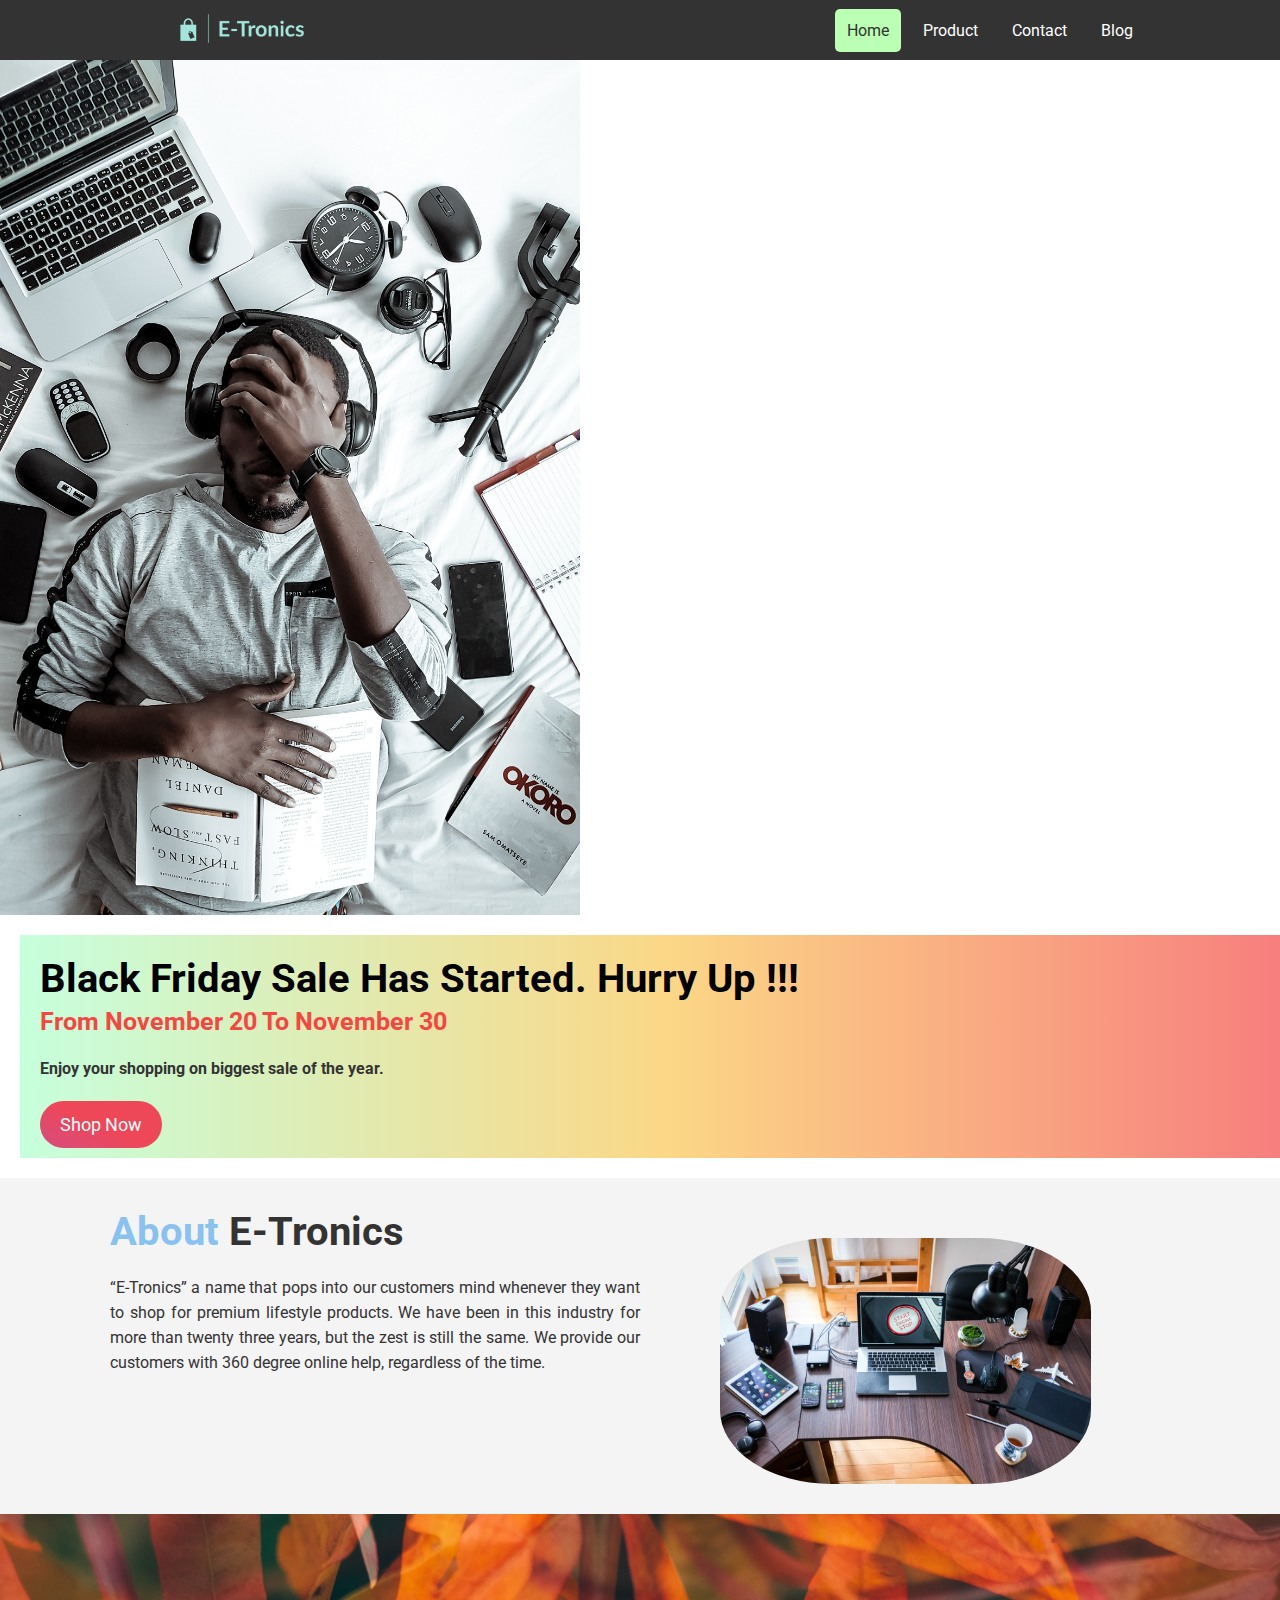
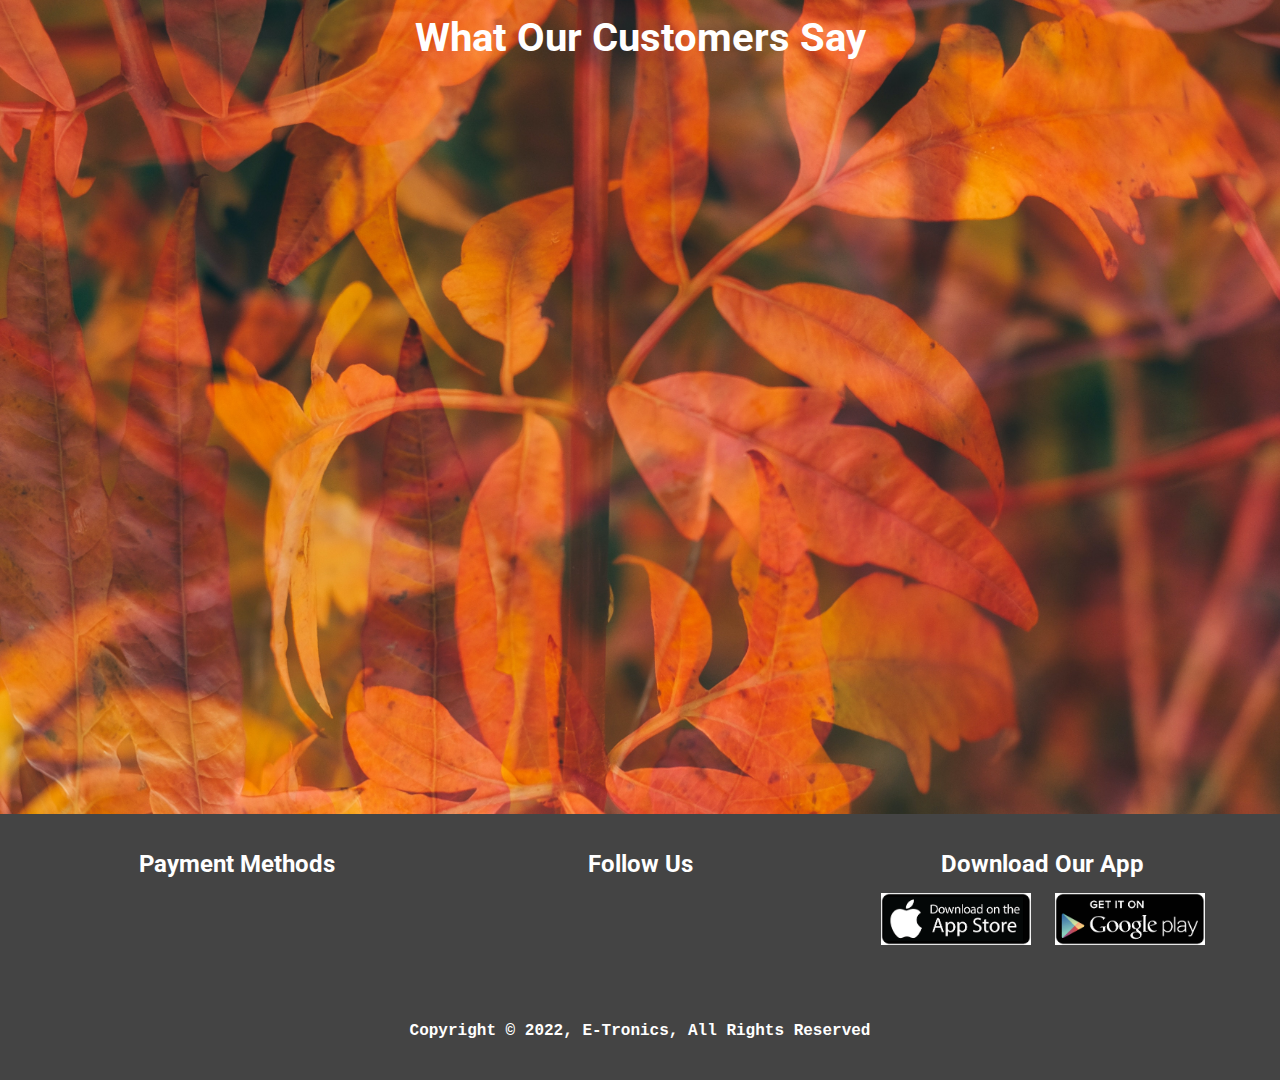
<file: index.html>
<!DOCTYPE html>
<html lang="en">

<head>
    <meta charset="UTF-8">
    <meta http-equiv="X-UA-Compatible" content="IE=edge">
    <meta name="viewport" content="width=device-width, initial-scale=1.0">
    <link rel="stylesheet" href="https://use.fontawesome.com/releases/v5.15.4/css/all.css"
        integrity="sha384-DyZ88mC6Up2uqS4h/KRgHuoeGwBcD4Ng9SiP4dIRy0EXTlnuz47vAwmeGwVChigm" crossorigin="anonymous">
    <link rel="stylesheet" href="./css/style.css">
    <title>E-Tronics | Home</title>
</head>

<body>
    <!-- Navbar -->
    <nav id="navbar">
        <div class="logo">
            <img src="./img/logo/E-Tronics.png" alt="Logo" width="175px">
        </div>
        <ul>
            <li><a class="current" href="./index.html">Home</a></li>
            <li><a href="./product.html">Product</a></li>
            <li><a href="./contact.html">Contact</a></li>
            <li><a href="./blog.html">Blog</a></li>
        </ul>
    </nav>

    <!-- Showcase -->
    <header id="showcase">
        <div class="showcase-text">
            <img src="./img/index/showcase/showcase logo.png" alt="Showcase Logo">
            <h1>Providing you the genuine products at resonable price</h1>
            <a href="./product.html" class="btn">Shop now</a>
        </div>
        <div class="showcase-img">
        </div>
    </header>

    <!-- Ad -->
    <section id="ad">
        <div class="ad-container">
            <div class="sale">
                <h2 class="l-heading">Black Friday Sale Has Started. Hurry Up !!!</h2>
                <h3>From November 20 To November 30</h3>
                <p>Enjoy your shopping on biggest sale of the year.</p>
                <a href="./product.html" class="btn ad-btn"
                    style="border-radius: 30px; background: linear-gradient(25deg,#d64c7f,#ee4758 50%);">Shop Now</a>
            </div>
        </div>
    </section>

    <!-- About Info -->
    <section id="about-info">
        <div class="container">
            <div class="info">
                <h1 class="l-heading"><span class="text-secondary">About</span> E-Tronics</h1>
                <p>“E-Tronics” a name that pops into our customers mind whenever they want to shop for premium lifestyle
                    products. We have been in this industry for more than twenty three years, but the zest is still the
                    same. We provide our customers with 360 degree online help, regardless of the time.</p>
            </div>
            <div class="about-img">
                <img src="./img/index/about/photo.jpg" alt="Hotel">
            </div>
        </div>
    </section>


    <!-- Testimonials -->
    <section id="testimonials" class="py-3">
        <div class="container">
            <h2 class="l-heading">What Our Customers Say</h2>
            <div class="testimonial bg-primary">
                <img src="./img/index/about/testimonials/person-1.jpg" alt="Person1">
                <p>I have purchased different products over the years from etronics.com and they have also been prompt
                    to get my orders shipped. I recently bought an Apple Watch and it was shipped within days of
                    purchase. I will for sure purchase there again!</p>
            </div>
            <div class="testimonial bg-primary">
                <img src="./img/index/about/testimonials/person-2.jpg" alt="Person2">
                <p>Etronics.com is trustworthy and offers gadgets at very reasonable prices.</p>
            </div>
            <div class="testimonial bg-primary">
                <img src="./img/index/about/testimonials/person-3.jpg" alt="Person2" style="width: 150px;
                height: 150px;">
                <p>Love this website, they offer some fantastic gadgets deals that NO other retailer can even get close
                    to matching!</p>
            </div>
        </div>
    </section>




    <!-- Footer -->
    <footer id="footer">
        <div class="icons">
            <div class="payment-methods">
                <h2>Payment Methods</h2>
                <div class="pay-icons">
                    <i class="far fa-money-bill-alt fa-3x"></i>
                    <i class="fab fa-cc-paypal fa-3x"></i>
                    <i class="fab fa-cc-visa fa-3x"></i>
                    <i class="fab fa-cc-mastercard fa-3x"></i>
                </div>
            </div>
            <div class="follow-us">
                <h2>Follow Us</h2>
                <div class="follow-icons">
                    <i class="fab fa-facebook fa-3x"></i>
                    <i class="fab fa-instagram fa-3x"></i>
                    <i class="fab fa-twitter fa-3x"></i>
                    <i class="fab fa-youtube fa-3x"></i>
                </div>
            </div>
            <div class="download-app">
                <h2>Download Our App</h2>
                <div class="app-icons">
                    <img src="./img/footer/app-store.png" alt="Download our app">
                    <img src="./img/footer/play-store.png" alt="Download our app">
                </div>
            </div>
        </div>
        <p>Copyright &copy; 2022, E-Tronics, All Rights Reserved</p>
    </footer>

    <script src="./js/script.js"></script>
</body>

</html>
</file>
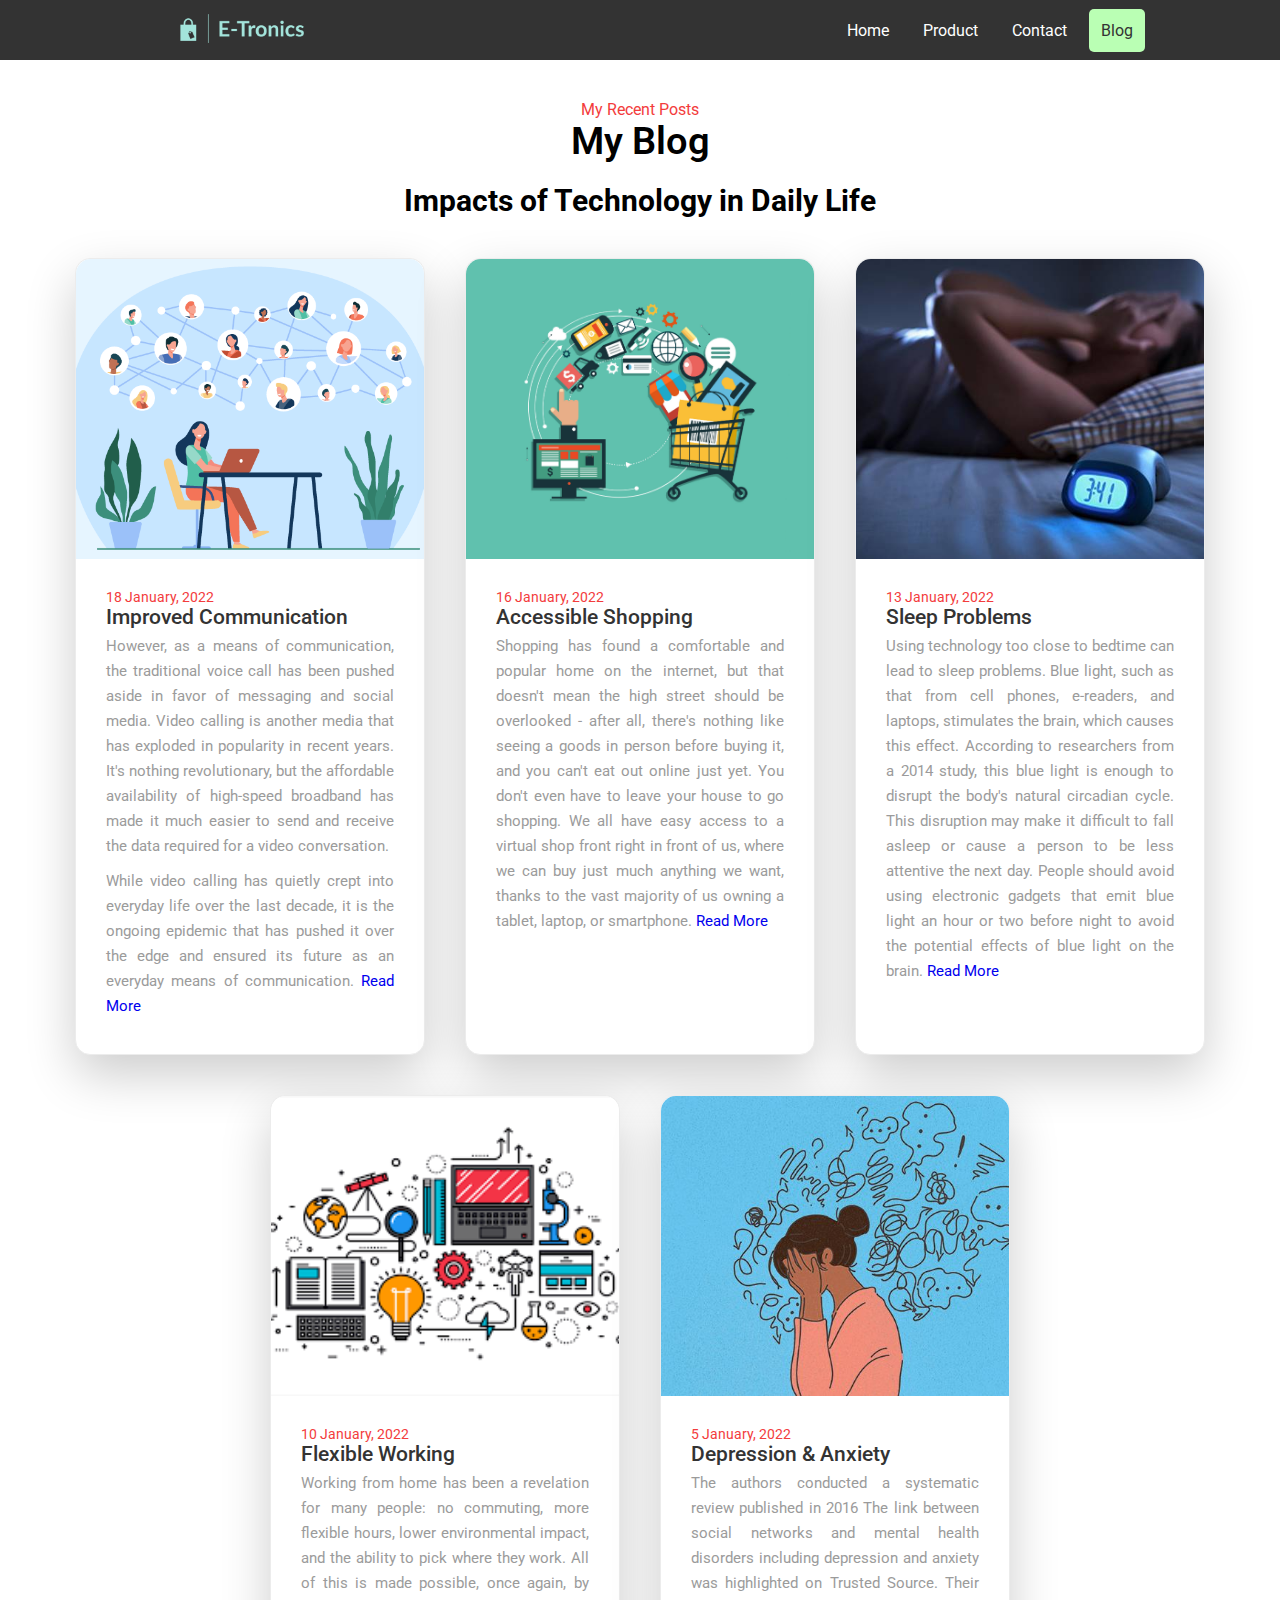
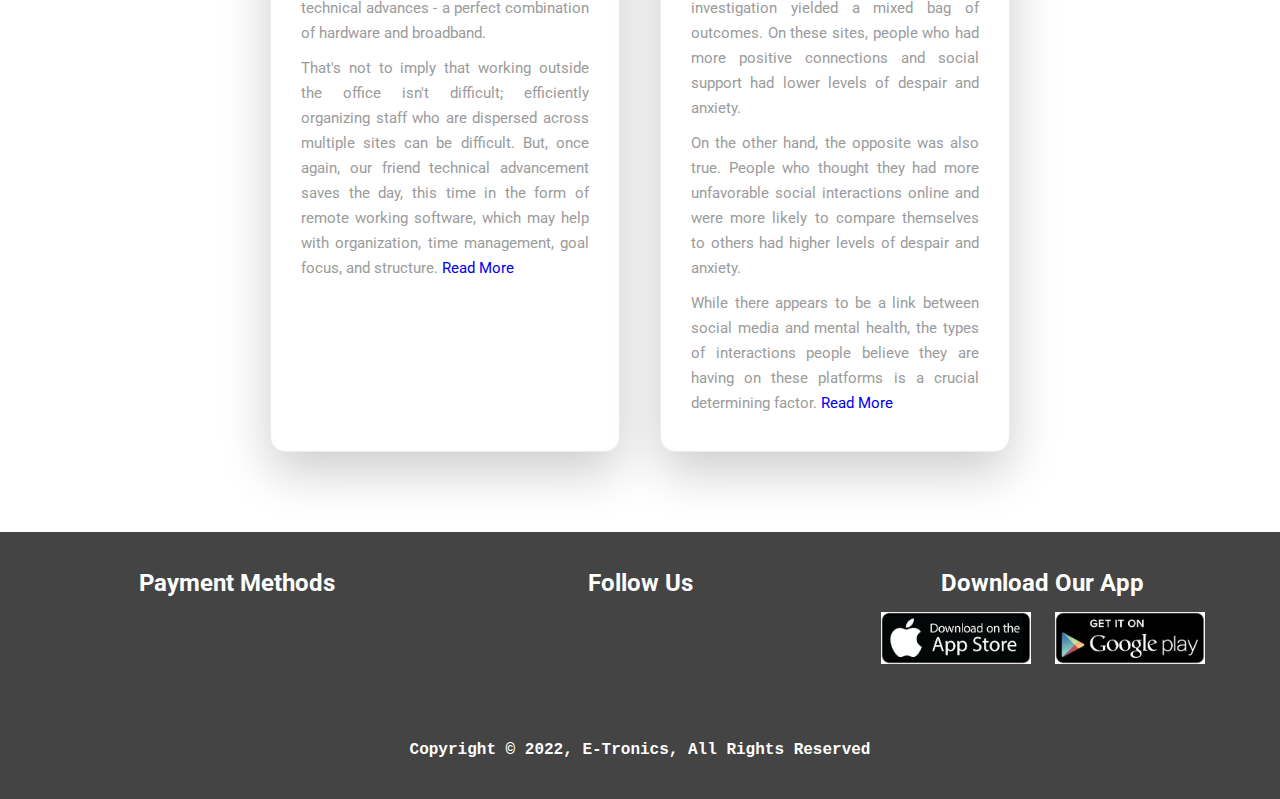
<file: blog.html>
<!DOCTYPE html>
<html lang="en">

<head>
    <meta charset="UTF-8">
    <meta http-equiv="X-UA-Compatible" content="IE=edge">
    <meta name="viewport" content="width=device-width, initial-scale=1.0">
    <link rel="stylesheet" href="https://use.fontawesome.com/releases/v5.15.4/css/all.css"
        integrity="sha384-DyZ88mC6Up2uqS4h/KRgHuoeGwBcD4Ng9SiP4dIRy0EXTlnuz47vAwmeGwVChigm" crossorigin="anonymous">
    <link rel="stylesheet" href="./css/style.css">
    <title>E-Tronics | Blog</title>
</head>

<body>
    <!-- Navbar -->
    <nav id="navbar">
        <div class="logo">
            <img src="./img/logo/E-Tronics.png" alt="Logo" width="175px">
        </div>
        <ul>
            <li><a href="./index.html">Home</a></li>
            <li><a href="./product.html">Product</a></li>
            <li><a href="./contact.html">Contact</a></li>
            <li><a class="current" href="./blog.html">Blog</a></li>
        </ul>
    </nav>

    <!-- Blog -->
    <section id="blog">
        <div class="blog-heading">
            <span>My Recent Posts</span>
            <h1>My Blog</h1>
            <h2 style="margin-top: 20px; font-size: 30px">Impacts of Technology in Daily Life</h2>
        </div>
        <div class="blog-container">
            <div class="blog-box">
                <div class="blog-img">
                    <img src="./img/blog/blog1.png" alt="Blog 1">
                </div>
                <div class="blog-text">
                    <span>18 January, 2022</span>
                    <a href="#" class="blog-title">Improved Communication</a>
                    <p>However, as a means of communication, the traditional voice call has been pushed aside in favor
                        of messaging and social media. Video calling is another media that has exploded in popularity in
                        recent years. It's nothing revolutionary, but the affordable availability of high-speed
                        broadband has made it much easier to send and receive the data required for a video
                        conversation.</p>
                    <p> While video calling has quietly crept into everyday life over the last decade, it is the ongoing
                        epidemic that has pushed it over the edge and ensured its future as an everyday means of
                        communication. <a href="https://tech.co/vpn/main-ways-technology-impacts-daily-life">Read
                            More</a></p>
                </div>
            </div>
            <div class="blog-box">
                <div class="blog-img">
                    <img src="./img/blog/blog2.png" alt="Blog 2">
                </div>
                <div class="blog-text">
                    <span>16 January, 2022</span>
                    <a href="#" class="blog-title">Accessible Shopping</a>
                    <p>Shopping has found a comfortable and popular home on the internet, but that doesn't mean the high
                        street should be overlooked - after all, there's nothing like seeing a goods in person before
                        buying it, and you can't eat out online just yet. You don't even have to leave your house to go
                        shopping. We all have easy access to a virtual shop front right in front of us, where we can buy
                        just much anything we want, thanks to the vast majority of us owning a tablet, laptop, or
                        smartphone. <a href="https://tech.co/vpn/main-ways-technology-impacts-daily-life">Read
                            More</a></p>
                </div>
            </div>
            <div class="blog-box">
                <div class="blog-img">
                    <img src="./img/blog/blog3.jpg" alt="Blog 3">
                </div>
                <div class="blog-text">
                    <span>13 January, 2022</span>
                    <a href="#" class="blog-title">Sleep Problems</a>
                    <p>Using technology too close to bedtime can lead to sleep problems. Blue light, such as that from
                        cell phones, e-readers, and laptops, stimulates the brain, which causes this effect.

                        According to researchers from a 2014 study, this blue light is enough to disrupt the body's
                        natural circadian cycle. This disruption may make it difficult to fall asleep or cause a person
                        to be less attentive the next day.

                        People should avoid using electronic gadgets that emit blue light an hour or two before night to
                        avoid the potential effects of blue light on the brain. <a
                            href="https://www.medicalnewstoday.com/articles/negative-effects-of-technology#psychological-effects">Read
                            More</a></p>
                </div>
            </div>
            <div class="blog-box">
                <div class="blog-img">
                    <img src="./img/blog/blog4.png" alt="Blog 4">
                </div>
                <div class="blog-text">
                    <span>10 January, 2022</span>
                    <a href="#" class="blog-title">Flexible Working</a>
                    <p>Working from home has been a revelation for many people: no commuting, more flexible hours, lower
                        environmental impact, and the ability to pick where they work. All of this is made possible,
                        once again, by technical advances - a perfect combination of hardware and broadband.</p>

                    <p>That's not to imply that working outside the office isn't difficult; efficiently organizing
                        staff who are dispersed across multiple sites can be difficult. But, once again, our friend
                        technical advancement saves the day, this time in the form of remote working software, which may
                        help with organization, time management, goal focus, and structure. <a
                            href="https://tech.co/vpn/main-ways-technology-impacts-daily-life">Read
                            More</a></p>
                </div>
            </div>
            <div class="blog-box">
                <div class="blog-img">
                    <img src="./img/blog/blog5.jpg" alt="Blog 5">
                </div>
                <div class="blog-text">
                    <span>5 January, 2022</span>
                    <a href="#" class="blog-title">Depression & Anxiety</a>
                    <p>The authors conducted a systematic review published in 2016 The link between social networks and
                        mental health disorders including depression and anxiety was highlighted on Trusted
                        Source. Their investigation yielded a mixed bag of outcomes. On these sites, people who had more
                        positive connections and social support had lower levels of despair and anxiety.</p>

                    <p>On the other hand, the opposite was also true. People who thought they had more unfavorable
                        social interactions online and were more likely to compare themselves to others had higher
                        levels of despair and anxiety.</p>

                    <p>While there appears to be a link between social media and mental health, the types of
                        interactions people believe they are having on these platforms is a crucial determining factor.
                        <a
                            href="https://www.medicalnewstoday.com/articles/negative-effects-of-technology#psychological-effects">Read
                            More</a></p>
                </div>
            </div>
        </div>
    </section>

    <!-- Footer -->
    <footer id="footer">
        <div class="icons">
            <div class="payment-methods">
                <h2>Payment Methods</h2>
                <div class="pay-icons">
                    <i class="far fa-money-bill-alt fa-3x"></i>
                    <i class="fab fa-cc-paypal fa-3x"></i>
                    <i class="fab fa-cc-visa fa-3x"></i>
                    <i class="fab fa-cc-mastercard fa-3x"></i>
                </div>
            </div>
            <div class="follow-us">
                <h2>Follow Us</h2>
                <div class="follow-icons">
                    <i class="fab fa-facebook fa-3x"></i>
                    <i class="fab fa-instagram fa-3x"></i>
                    <i class="fab fa-twitter fa-3x"></i>
                    <i class="fab fa-youtube fa-3x"></i>
                </div>
            </div>
            <div class="download-app">
                <h2>Download Our App</h2>
                <div class="app-icons">
                    <img src="./img/footer/app-store.png" alt="Download our app">
                    <img src="./img/footer/play-store.png" alt="Download our app">
                </div>
            </div>
        </div>
        <p>Copyright &copy; 2022, E-Tronics, All Rights Reserved</p>
    </footer>

    <script src="./js/script.js"></script>
</body>

</html>
</file>
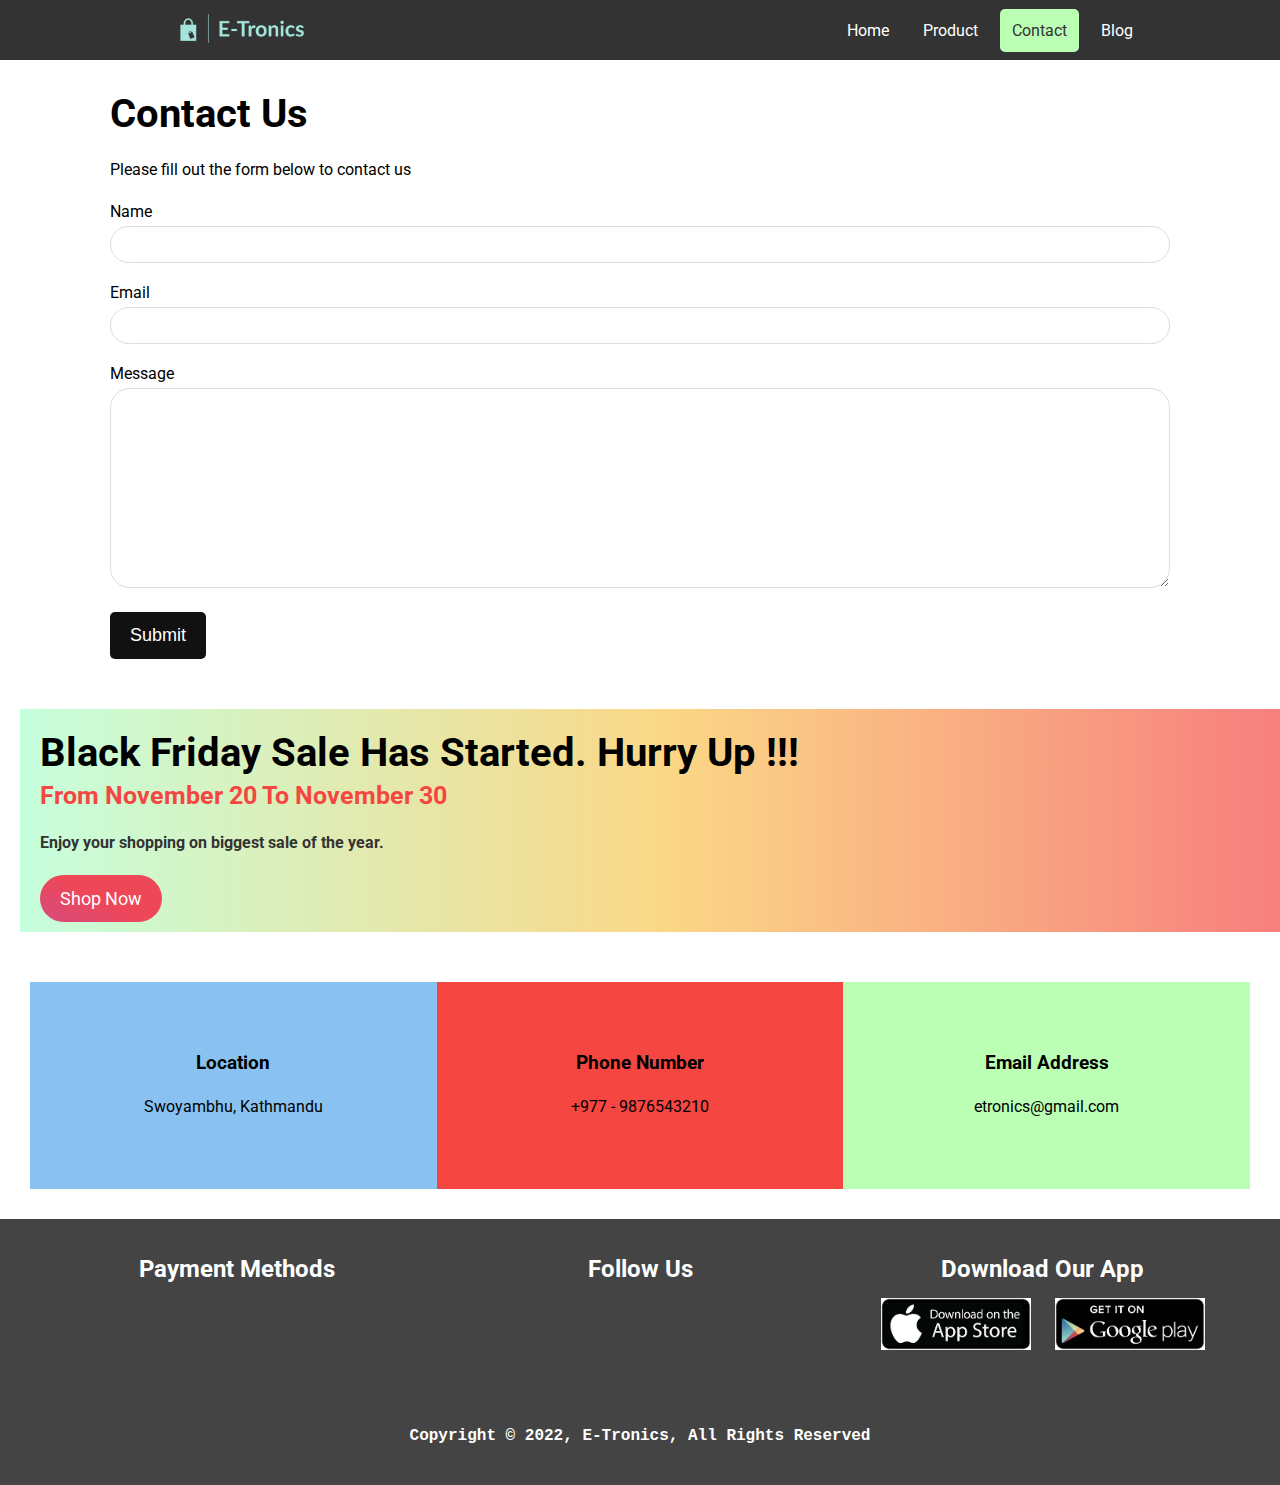
<file: contact.html>
<!DOCTYPE html>
<html lang="en">

<head>
    <meta charset="UTF-8">
    <meta http-equiv="X-UA-Compatible" content="IE=edge">
    <meta name="viewport" content="width=device-width, initial-scale=1.0">
    <link rel="stylesheet" href="https://use.fontawesome.com/releases/v5.15.4/css/all.css"
        integrity="sha384-DyZ88mC6Up2uqS4h/KRgHuoeGwBcD4Ng9SiP4dIRy0EXTlnuz47vAwmeGwVChigm" crossorigin="anonymous">
    <link rel="stylesheet" href="./css/style.css">
    <title>E-Tronics | Contact</title>
</head>

<body>
    <!-- Navbar -->
    <nav id="navbar">
        <div class="logo">
            <img src="./img/logo/E-Tronics.png" alt="Logo" width="175px">
        </div>
        <ul>
            <li><a href="./index.html">Home</a></li>
            <li><a href="./product.html">Product</a></li>
            <li><a class="current" href="./contact.html">Contact</a></li>
            <li><a href="./blog.html">Blog</a></li>
        </ul>
    </nav>

    <!-- Contact Form -->
    <section id="contact-form">
        <div class="container">
            <h1 class="l-heading">Contact Us</h1>
            <p>Please fill out the form below to contact us</p>
            <form name="form">
                <div class="form-group">
                    <label for="name">Name</label>
                    <input type="text" name="name" autocomplete="off" required>
                </div>
                <div class="form-group">
                    <label for="email">Email</label>
                    <input type="email" name="email" autocomplete="off" required>
                </div>
                <div class="form-group">
                    <label for="message">Message</label>
                    <textarea name="message" id="message"></textarea>
                </div>
                <button class="btn submit-btn" type="submit" onclick="validate()">Submit</button>
            </form>
        </div>
    </section>

    <!-- Ad -->
    <section id="ad">
        <div class="ad-container">
            <div class="sale">
                <h2 class="l-heading">Black Friday Sale Has Started. Hurry Up !!!</h2>
                <h3>From November 20 To November 30</h3>
                <p>Enjoy your shopping on biggest sale of the year.</p>
                <a href="./product.html" class="btn ad-btn"
                    style="border-radius: 30px; background: linear-gradient(25deg,#d64c7f,#ee4758 50%);">Shop Now</a>
            </div>
        </div>
    </section>

    <!-- Contact Info -->
    <section id="contact-info">
        <div class="flex-container">
            <div class="box">
                <i class="fas fa-map-marker-alt fa-3x"></i>
                <h3>Location</h3>
                <p>Swoyambhu, Kathmandu</p>
            </div>
            <div class="box">
                <i class="fas fa-phone fa-3x"></i>
                <h3>Phone Number</h3>
                <p>+977 - 9876543210</p>
            </div>
            <div class="box">
                <i class="fas fa-envelope fa-3x"></i>
                <h3>Email Address</h3>
                <p>etronics@gmail.com</p>
            </div>
        </div>
    </section>

    <!-- Footer -->
    <footer id="footer">
        <div class="icons">
            <div class="payment-methods">
                <h2>Payment Methods</h2>
                <div class="pay-icons">
                    <i class="far fa-money-bill-alt fa-3x"></i>
                    <i class="fab fa-cc-paypal fa-3x"></i>
                    <i class="fab fa-cc-visa fa-3x"></i>
                    <i class="fab fa-cc-mastercard fa-3x"></i>
                </div>
            </div>
            <div class="follow-us">
                <h2>Follow Us</h2>
                <div class="follow-icons">
                    <i class="fab fa-facebook fa-3x"></i>
                    <i class="fab fa-instagram fa-3x"></i>
                    <i class="fab fa-twitter fa-3x"></i>
                    <i class="fab fa-youtube fa-3x"></i>
                </div>
            </div>
            <div class="download-app">
                <h2>Download Our App</h2>
                <div class="app-icons">
                    <img src="./img/footer/app-store.png" alt="Download our app">
                    <img src="./img/footer/play-store.png" alt="Download our app">
                </div>
            </div>
        </div>
        <p>Copyright &copy; 2022, E-Tronics, All Rights Reserved</p>
    </footer>

    <script src="./js/script.js"></script>
</body>

</html>
</file>
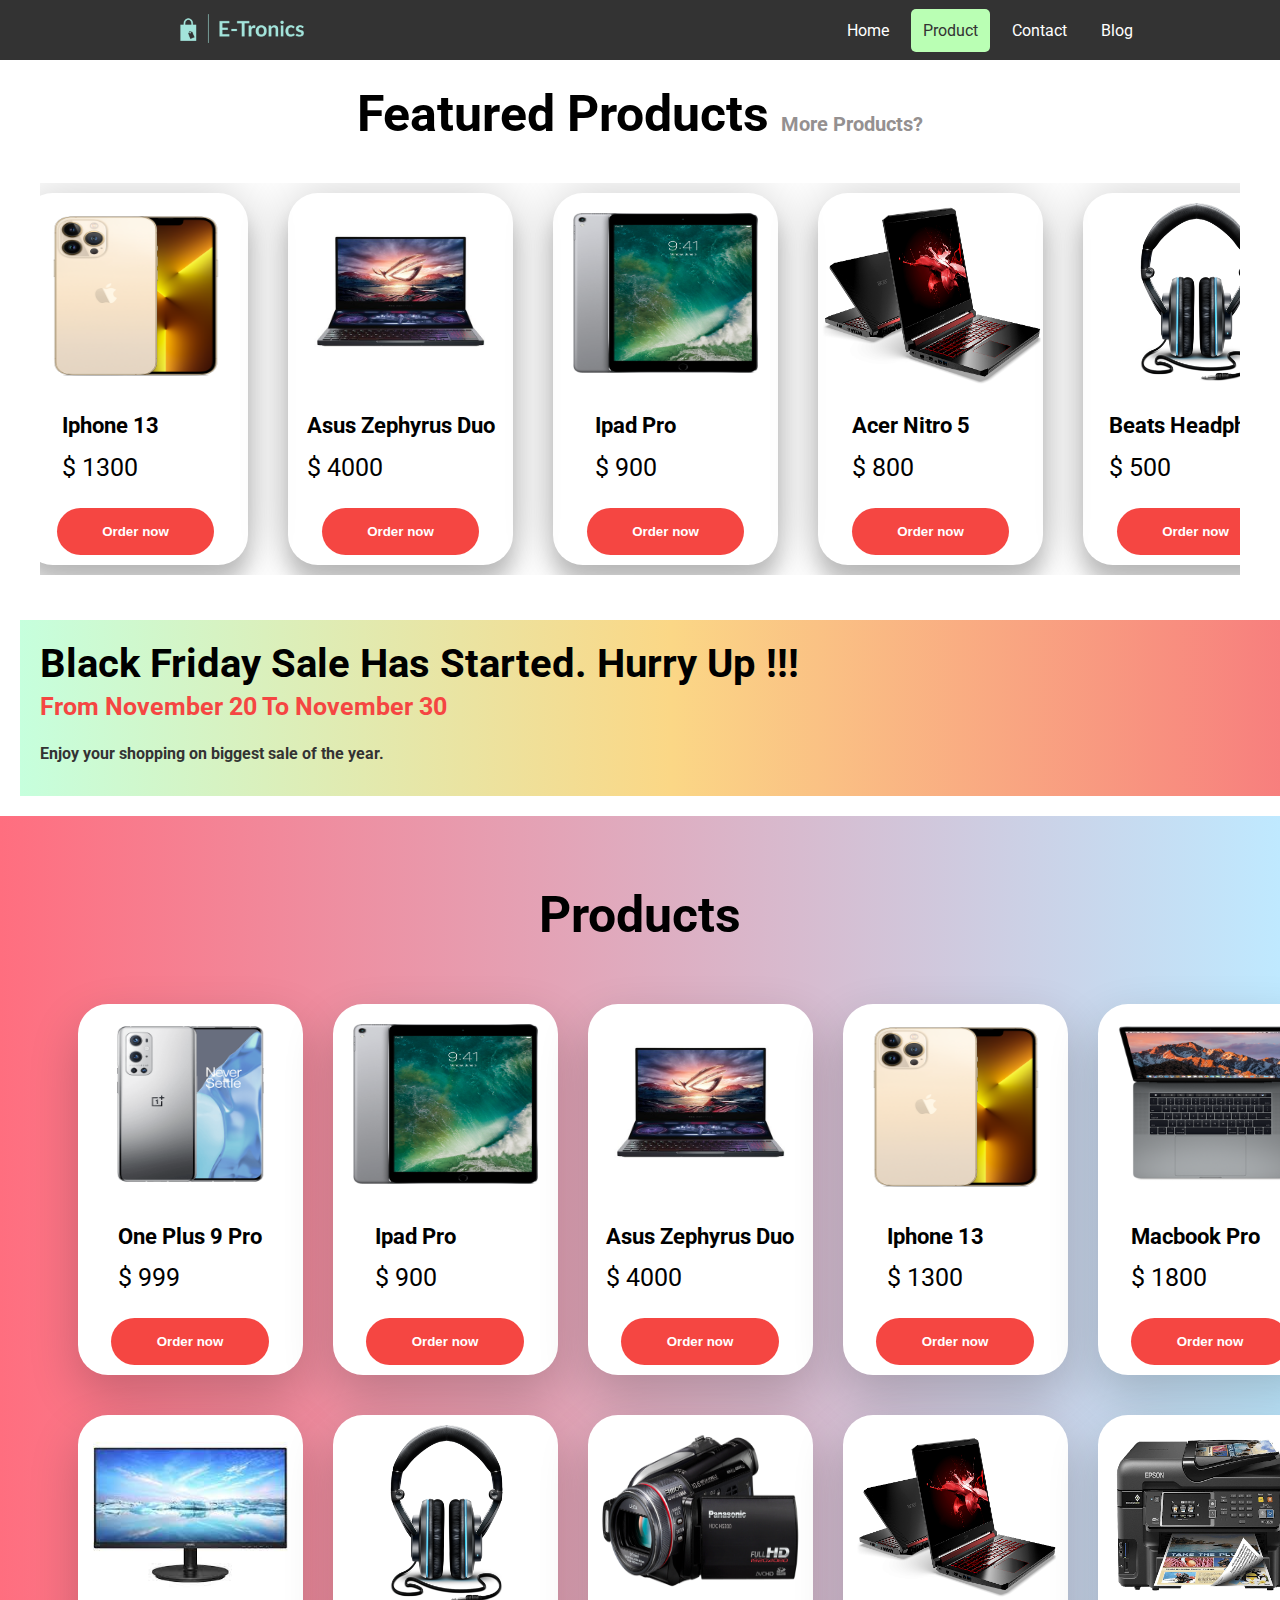
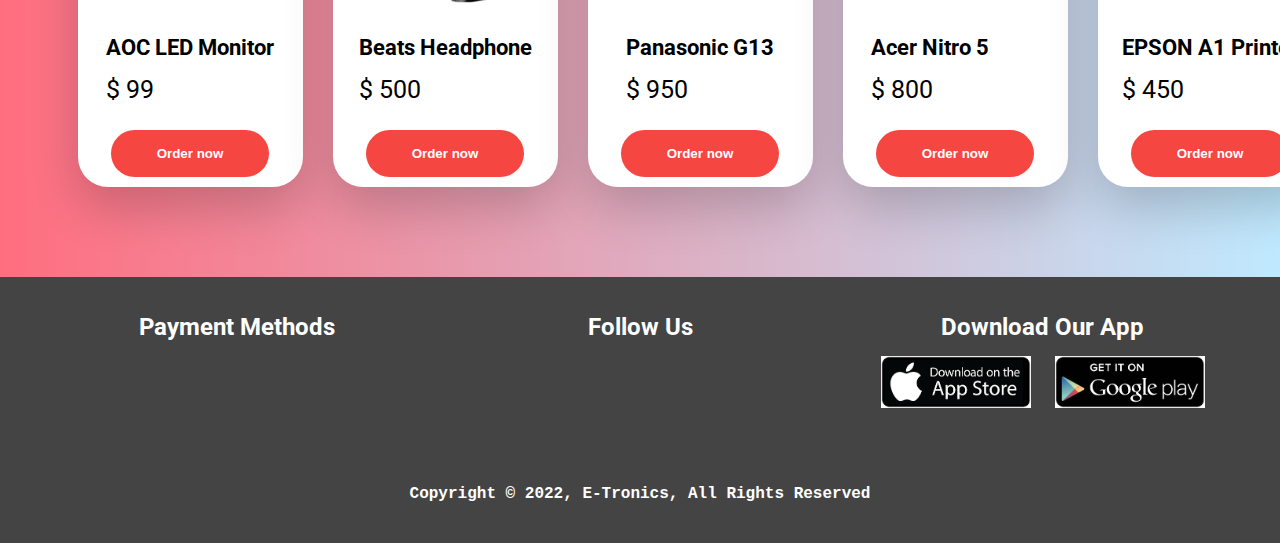
<file: product.html>
<!DOCTYPE html>
<html lang="en">

<head>
    <meta charset="UTF-8">
    <meta http-equiv="X-UA-Compatible" content="IE=edge">
    <meta name="viewport" content="width=device-width, initial-scale=1.0">
    <link rel="stylesheet" href="https://use.fontawesome.com/releases/v5.15.4/css/all.css"
        integrity="sha384-DyZ88mC6Up2uqS4h/KRgHuoeGwBcD4Ng9SiP4dIRy0EXTlnuz47vAwmeGwVChigm" crossorigin="anonymous">
    <link rel="stylesheet" href="./css/style.css">
    <title>E-Tronics | Product</title>
</head>

<body>
    <!-- Navbar -->
    <nav id="navbar">
        <div class="logo">
            <img src="./img/logo/E-Tronics.png" alt="Logo" width="175px">
        </div>
        <ul>
            <li><a href="./index.html">Home</a></li>
            <li><a class="current" href="./product.html">Product</a></li>
            <li><a href="./contact.html">Contact</a></li>
            <li><a href="./blog.html">Blog</a></li>
        </ul>
    </nav>

    <!--Featured Products -->
    <section id="products">
        <h1 style="text-align: center; font-size: 50px; margin-bottom: 40px;">Featured Products <a href="#main-products"
                style="font-size: 20px; color: rgb(148, 144, 144);">More
                Products?</a></h1>
        <div class="main-container">
            <i class="fas fa-chevron-left fa-3x" id="prev-btn" style="cursor: pointer;"></i>
            <div class="slide-container" id="slider">
                <div class="card">
                    <div class="card-image">
                        <img src="./img/products/product1.png" alt="Product 1">
                    </div>
                    <div class="card-text" style="margin-right: 50px;">
                        <h2>Iphone 13</h2>
                        <p>$ 1300</p>
                        <div class="rating">
                            <i class="fas fa-star"></i>
                            <i class="fas fa-star"></i>
                            <i class="fas fa-star"></i>
                            <i class="fas fa-star"></i>
                            <i class="fas fa-star-half-alt"></i>
                        </div>
                    </div>
                    <button type="submit" class="order-btn" onclick="order()">Order now</button>
                </div>
                <div class="card">
                    <div class="card-image">
                        <img src="./img/products/product2.jpg" alt="Product 2" style="padding: 10px">
                    </div>
                    <div class="card-text">
                        <h2>Asus Zephyrus Duo</h2>
                        <p>$ 4000</p>
                        <div class="rating">
                            <i class="fas fa-star"></i>
                            <i class="fas fa-star"></i>
                            <i class="fas fa-star"></i>
                            <i class="fas fa-star"></i>
                            <i class="fas fa-star"></i>
                        </div>
                    </div>
                    <button type="submit" class="order-btn" onclick="order()">Order now</button>
                </div>
                <div class="card">
                    <div class="card-image">
                        <img src="./img/products/product3.png" alt="Product 3" style="padding: 20px;">
                    </div>
                    <div class="card-text" style="margin-right: 60px;">
                        <h2>Ipad Pro</h2>
                        <p>$ 900</p>
                        <div class="rating">
                            <i class="fas fa-star"></i>
                            <i class="fas fa-star"></i>
                            <i class="fas fa-star"></i>
                            <i class="fas fa-star"></i>
                            <i class="fas fa-star-half-alt"></i>
                        </div>
                    </div>
                    <button type="submit" class="order-btn" onclick="order()">Order now</button>
                </div>
                <div class="card">
                    <div class="card-image">
                        <img src="./img/products/product4.png" alt="Product 4">
                    </div>
                    <div class="card-text" style="margin-right: 40px;">
                        <h2>Acer Nitro 5</h2>
                        <p>$ 800</p>
                        <div class="rating">
                            <i class="fas fa-star"></i>
                            <i class="fas fa-star"></i>
                            <i class="fas fa-star"></i>
                            <i class="fas fa-star"></i>
                            <i class="fas fa-star-half-alt"></i>
                        </div>
                    </div>
                    <button type="submit" class="order-btn" onclick="order()">Order now</button>
                </div>
                <div class="card">
                    <div class="card-image">
                        <img src="./img/products/product5.png" alt="Product 5">
                    </div>
                    <div class="card-text">
                        <h2>Beats Headphone</h2>
                        <p>$ 500</p>
                        <div class="rating">
                            <i class="fas fa-star"></i>
                            <i class="fas fa-star"></i>
                            <i class="fas fa-star"></i>
                            <i class="fas fa-star"></i>
                            <i class="far fa-star"></i>
                        </div>
                    </div>
                    <button type="submit" class="order-btn" onclick="order()">Order now</button>
                </div>
                <div class="card">
                    <div class="card-image">
                        <img src="./img/products/product6.png" alt="Product 6" style="padding: 20px;">
                    </div>
                    <div class="card-text" style="margin-right: 30px;">
                        <h2>Macbook Pro</h2>
                        <p>$ 1800</p>
                        <div class="rating">
                            <i class="fas fa-star"></i>
                            <i class="fas fa-star"></i>
                            <i class="fas fa-star"></i>
                            <i class="fas fa-star-half-alt"></i>
                            <i class="far fa-star"></i>
                        </div>
                    </div>
                    <button type="submit" class="order-btn" onclick="order()">Order now</button>
                </div>
                <div class="card">
                    <div class="card-image">
                        <img src="./img/products/product7.png" alt="Product 7">
                    </div>
                    <div class="card-text">
                        <h2>Panasonic G13</h2>
                        <p>$ 950</p>
                        <div class="rating">
                            <i class="fas fa-star"></i>
                            <i class="fas fa-star"></i>
                            <i class="fas fa-star"></i>
                            <i class="fas fa-star"></i>
                            <i class="far fa-star"></i>
                        </div>
                    </div>
                    <button type="submit" class="order-btn" onclick="order()">Order now</button>
                </div>
            </div>
            <i class="fas fa-chevron-right fa-3x" id="next-btn" style="cursor: pointer;"></i>
        </div>
    </section>

    <!-- Ad -->
    <section id="ad">
        <div class="ad-container">
            <div class="sale">
                <h2 class="l-heading">Black Friday Sale Has Started. Hurry Up !!!</h2>
                <h3>From November 20 To November 30</h3>
                <p>Enjoy your shopping on biggest sale of the year.</p>
            </div>
        </div>
    </section>

    <!--Main Products -->
    <section id="main-products">
        <h1 style="text-align: center; font-size: 50px; margin-bottom: 40px;">Products</h1>
        <div class="main-container">
            <div class="card">
                <div class="card-image">
                    <img src="./img/products/product10.png" alt="Product 1">
                </div>
                <div class="card-text">
                    <h2>One Plus 9 Pro</h2>
                    <p>$ 999</p>
                    <div class="rating">
                        <i class="fas fa-star"></i>
                        <i class="fas fa-star"></i>
                        <i class="fas fa-star"></i>
                        <i class="fas fa-star"></i>
                        <i class="fas fa-star"></i>
                    </div>
                </div>
                <button type="submit" class="order-btn" onclick="order()">Order now</button>
            </div>
            <div class="card">
                <div class="card-image">
                    <img src="./img/products/product3.png" alt="Product 2" style="padding: 20px;">
                </div>
                <div class="card-text" style="margin-right: 60px;">
                    <h2>Ipad Pro</h2>
                    <p>$ 900</p>
                    <div class="rating">
                        <i class="fas fa-star"></i>
                        <i class="fas fa-star"></i>
                        <i class="fas fa-star"></i>
                        <i class="fas fa-star"></i>
                        <i class="fas fa-star-half-alt"></i>
                    </div>
                </div>
                <button type="submit" class="order-btn" onclick="order()">Order now</button>
            </div>
            <div class="card">
                <div class="card-image">
                    <img src="./img/products/product2.jpg" alt="Product 3" style="padding: 10px">
                </div>
                <div class="card-text">
                    <h2>Asus Zephyrus Duo</h2>
                    <p>$ 4000</p>
                    <div class="rating">
                        <i class="fas fa-star"></i>
                        <i class="fas fa-star"></i>
                        <i class="fas fa-star"></i>
                        <i class="fas fa-star"></i>
                        <i class="fas fa-star"></i>
                    </div>
                </div>
                <button type="submit" class="order-btn" onclick="order()">Order now</button>
            </div>

            <div class="card">
                <div class="card-image">
                    <img src="./img/products/product1.png" alt="Product 4">
                </div>
                <div class="card-text" style="margin-right: 40px;">
                    <h2>Iphone 13</h2>
                    <p>$ 1300</p>
                    <div class="rating">
                        <i class="fas fa-star"></i>
                        <i class="fas fa-star"></i>
                        <i class="fas fa-star"></i>
                        <i class="fas fa-star"></i>
                        <i class="fas fa-star-half-alt"></i>
                    </div>
                </div>
                <button type="submit" class="order-btn" onclick="order()">Order now</button>
            </div>
            <div class="card">
                <div class="card-image">
                    <img src="./img/products/product6.png" alt="Product 5" style="padding: 20px;">
                </div>
                <div class="card-text" style="margin-right: 30px;">
                    <h2>Macbook Pro</h2>
                    <p>$ 1800</p>
                    <div class="rating">
                        <i class="fas fa-star"></i>
                        <i class="fas fa-star"></i>
                        <i class="fas fa-star"></i>
                        <i class="fas fa-star-half-alt"></i>
                        <i class="far fa-star"></i>
                    </div>
                </div>
                <button type="submit" class="order-btn" onclick="order()">Order now</button>
            </div>
            <div class="card">
                <div class="card-image">
                    <img src="./img/products/product9.jpg" alt="Product 6" style="padding: 15px;">
                </div>
                <div class="card-text">
                    <h2>AOC LED Monitor</h2>
                    <p>$ 99</p>
                    <div class="rating">
                        <i class="fas fa-star"></i>
                        <i class="fas fa-star"></i>
                        <i class="fas fa-star-half-alt"></i>
                        <i class="far fa-star"></i>
                        <i class="far fa-star"></i>
                    </div>
                </div>
                <button type="submit" class="order-btn" onclick="order()">Order now</button>
            </div>
            <div class="card">
                <div class="card-image">
                    <img src="./img/products/product5.png" alt="Product 7">
                </div>
                <div class="card-text">
                    <h2>Beats Headphone</h2>
                    <p>$ 500</p>
                    <div class="rating">
                        <i class="fas fa-star"></i>
                        <i class="fas fa-star"></i>
                        <i class="fas fa-star"></i>
                        <i class="fas fa-star"></i>
                        <i class="far fa-star"></i>
                    </div>
                </div>
                <button type="submit" class="order-btn" onclick="order()">Order now</button>
            </div>
            <div class="card">
                <div class="card-image">
                    <img src="./img/products/product7.png" alt="Product 8">
                </div>
                <div class="card-text">
                    <h2>Panasonic G13</h2>
                    <p>$ 950</p>
                    <div class="rating">
                        <i class="fas fa-star"></i>
                        <i class="fas fa-star"></i>
                        <i class="fas fa-star"></i>
                        <i class="fas fa-star"></i>
                        <i class="far fa-star"></i>
                    </div>
                </div>
                <button type="submit" class="order-btn" onclick="order()">Order now</button>
            </div>
            <div class="card">
                <div class="card-image">
                    <img src="./img/products/product4.png" alt="Product 9" style="padding: 10px;">
                </div>
                <div class="card-text" style="margin-right: 50px;">
                    <h2>Acer Nitro 5</h2>
                    <p>$ 800</p>
                    <div class="rating">
                        <i class="fas fa-star"></i>
                        <i class="fas fa-star"></i>
                        <i class="fas fa-star"></i>
                        <i class="fas fa-star"></i>
                        <i class="fas fa-star-half-alt"></i>
                    </div>
                </div>
                <button type="submit" class="order-btn" onclick="order()">Order now</button>
            </div>
            <div class="card">
                <div class="card-image">
                    <img src="./img/products/product8.png" alt="Product 10">
                </div>
                <div class="card-text">
                    <h2>EPSON A1 Printer</h2>
                    <p>$ 450</p>
                    <div class="rating">
                        <i class="fas fa-star"></i>
                        <i class="fas fa-star"></i>
                        <i class="fas fa-star-half-alt"></i>
                        <i class="far fa-star"></i>
                        <i class="far fa-star"></i>
                    </div>
                </div>
                <button type="submit" class="order-btn" onclick="order()">Order now</button>
            </div>
        </div>
    </section>

    <!-- Footer -->
    <footer id="footer">
        <div class="icons">
            <div class="payment-methods">
                <h2>Payment Methods</h2>
                <div class="pay-icons">
                    <i class="far fa-money-bill-alt fa-3x"></i>
                    <i class="fab fa-cc-paypal fa-3x"></i>
                    <i class="fab fa-cc-visa fa-3x"></i>
                    <i class="fab fa-cc-mastercard fa-3x"></i>
                </div>
            </div>
            <div class="follow-us">
                <h2>Follow Us</h2>
                <div class="follow-icons">
                    <i class="fab fa-facebook fa-3x"></i>
                    <i class="fab fa-instagram fa-3x"></i>
                    <i class="fab fa-twitter fa-3x"></i>
                    <i class="fab fa-youtube fa-3x"></i>
                </div>
            </div>
            <div class="download-app">
                <h2>Download Our App</h2>
                <div class="app-icons">
                    <img src="./img/footer/app-store.png" alt="Download our app">
                    <img src="./img/footer/play-store.png" alt="Download our app">
                </div>
            </div>
        </div>
        <p>Copyright &copy; 2022, E-Tronics, All Rights Reserved</p>
    </footer>

    <script src="./js/script.js"></script>
</body>

</html>
</file>
<file: css/style.css>
@import url("https://fonts.googleapis.com/css2?family=Roboto&display=swap");

* {
	margin: 0;
	padding: 0;
	box-sizing: border-box;
}

body {
	font-family: "Roboto", sans-serif;
}

a {
	text-decoration: none;
}

p {
	margin: 20px 0;
	line-height: 25px;
}

/* Utility CLasses */
.container {
	max-width: 1100px;
	margin: auto;
	padding: 0 20px;
}

.text-primary {
	color: #baffb4;
}

.text-secondary {
	color: #89c2f0;
}

.bg-primary {
	background: #baffb4;
	color: #333;
}

.l-heading {
	font-size: 40px;
}

.btn {
	display: inline-block;
	font-size: 18px;
	color: #fff;
	background: #111;
	padding: 13px 20px;
	border: none;
	cursor: pointer;
	border-radius: 5px;
}

.btn:hover {
	background: #555;
	color: #fff;
}

/* Navbar */
#navbar {
	display: flex;
	justify-content: space-between;
	align-items: center;
	background-color: #333;
	color: #fff;
	position: sticky;
	top: 0;
	z-index: 1;
	padding: 30px;
	height: 50px;
}

#navbar .logo {
	margin-left: 125px;
}

#navbar ul {
	list-style: none;
	display: flex;
	align-items: center;
	margin-right: 100px;
}

#navbar ul li a {
	color: #fff;
	padding: 12px;
	margin: 0 5px;
}

#navbar ul li a:hover,
#navbar ul li a.current {
	background-color: #baffb4;
	border-radius: 5px;
	color: #333;
}

/* Footer */
#footer {
	text-align: center;
	background-color: #444;
	color: #fff;
	padding: 16px;
}

#footer .icons {
	display: flex;
	justify-content: space-around;
	padding: 20px;
	margin-bottom: 50px;
}

#footer .icons .payment-methods {
	flex: 1;
}

#footer .icons .follow-us {
	flex: 1;
}

#footer .icons .download-app {
	flex: 1;
}

#footer .icons .payment-methods .pay-icons,
#footer .icons .follow-us .follow-icons,
#footer .icons .download-app .app-icons {
	margin-top: 15px;
}

#footer .icons .payment-methods .pay-icons i,
#footer .icons .follow-us .follow-icons i {
	margin: 0 5px;
	cursor: pointer;
}

#footer .icons .payment-methods .pay-icons i:hover,
#footer .icons .follow-us .follow-icons i:hover {
	color: #c2baba;
}

#footer .icons .download-app .app-icons img {
	width: 150px;
	margin: 0 10px;
	cursor: pointer;
}

#footer p {
	font-family: "Courier New", Courier, monospace;
	font-weight: bolder;
}

/* Home Page */
/* Showcase */
#showcase {
	display: flex;
	align-items: center;
}

.showcase-text {
	display: flex;
	flex-direction: column;
	align-items: center;
	text-align: center;
	flex-basis: 45%;
	padding: 10px 20px;
	margin-bottom: 40px;
}

.showcase-text img,
.showcase-text h1 {
	width: 50%;
	position: relative;
	top: 180px;
	animation: animate1 0.5s forwards 0.5s ease-in-out;
}

@keyframes animate1 {
	to {
		top: 0;
	}
}

.showcase-text .btn {
	margin-top: 20px;
}

.showcase-img {
	background: url("../img/index/showcase/showcase.jpg") no-repeat center
		center/cover;
	flex-basis: 55%;
	height: 95vh;
	position: relative;
	left: -700px;
	animation: animate3 0.7s forwards ease-in;
}

@keyframes animate3 {
	to {
		left: 0;
	}
}

/* Ad */
#ad {
	margin: 20px;
}

#ad .ad-container {
	width: 1300px;
	margin: 0 auto;
}

#ad .sale {
	background: linear-gradient(to right, #c6ffdd, #fbd786, #f7797d);
	padding: 20px 20px 10px 20px;
}

#ad .sale h3 {
	padding-top: 5px;
	font-size: 25px;
	color: #f54642;
}

#ad .sale p {
	color: #333;
	font-weight: bolder;
}

#ad .sale .ad-btn:hover {
	transform: scale(1.02);
	color: #333;
}

/* About Info */
#about-info {
	background: #f4f4f4;
	color: #333;
	padding: 30px 0;
}

#about-info .container {
	display: flex;
}

#about-info .info {
	flex-basis: 50%;
	text-align: justify;
}

#about-info .about-img {
	flex-basis: 50%;
	margin-top: 30px;
}

#about-info .about-img img {
	display: block;
	margin: auto;
	width: 70%;
	border-radius: 30%;
}

/* Testimonials */
#testimonials {
	height: 900px;
	background: url("../img/index/about/bg.jpg") no-repeat center center/cover;
	padding-top: 100px;
}

#testimonials h2 {
	color: #fff;
	text-align: center;
	padding-bottom: 20px;
}

#testimonials .testimonial {
	display: flex;
	padding: 20px;
	margin-bottom: 60px;
	border-radius: 5px;
	opacity: 0;
	visibility: hidden;
	transform: translate(-200px, 0);
	transition: all 0.5s ease-in-out;
}

#testimonials .testimonial img {
	width: 150px;
	margin-right: 20px;
	border-radius: 50%;
}

/* Show Testimonial */
#testimonials .testimonial.show {
	transform: none;
	visibility: visible;
	opacity: 1;
}

#testimonials .testimonial:hover {
	transform: scale(1.02);
	cursor: pointer;
}

/* Product Page */
/* Featured Products */
#products {
	padding: 25px 0;
}

#products .main-container {
	display: flex;
	justify-content: center;
	align-items: center;
}

#products .slide-container {
	width: 1200px;
	display: flex;
	justify-content: space-between;
	align-items: center;
	overflow-x: auto;
}

#products .slide-container::-webkit-scrollbar {
	height: 5px;
	width: 2px;
	border: 1px solid #d5d5d5;
	background: #d5d5d5;
}

#products .slide-container::-webkit-scrollbar-thumb {
	background: #f54642;
	outline: 1px solid #eee;
}

#prev-btn,
#next-btn {
	margin: 0 20px;
}

#products .card {
	display: flex;
	flex-direction: column;
	align-items: center;
	margin: 10px 20px;
	border-radius: 30px;
	box-shadow: 0 20px 20px rgba(0, 0, 0, 0.2), 0 0 50px rgba(0, 0, 0, 0.2);
	transition: 0.5s ease;
	cursor: pointer;
}

#products .card:hover {
	transform: scale(1.05);
	box-shadow: 5px 5px 15px rgba(0, 0, 0, 0.6);
}

#products .card .card-image img {
	width: 225px;
	height: 200px;
}

#products .card .card-text {
	padding: 20px 0px;
	line-height: 0.8;
	text-align: justify;
}

#products .card .card-text h2 {
	font-size: 22px;
	text-align: left;
}

#products .card .card-text p {
	font-size: 25px;
}

#products .card .card-text .rating {
	margin-bottom: 10px;
}

.order-btn {
	width: 70%;
	padding: 16px 30px;
	margin-top: -12px;
	margin-bottom: 10px;
	background: #f54642;
	color: #fff;
	border: none;
	cursor: pointer;
	border-radius: 30px;
	font-weight: bolder;
}

.order-btn:hover {
	background: #ee1d19;
	transform: scale(1.05);
}

/* Main Products */
#main-products {
	padding: 70px 0;
	background: linear-gradient(to right, #ff6e7f, #bfe9ff);
}

#main-products .main-container {
	width: 1400px;
	display: flex;
	margin: auto;
	align-items: center;
	justify-content: center;
	flex-wrap: wrap;
}

#main-products .card {
	display: flex;
	flex-direction: column;
	align-items: center;
	margin: 20px 15px;
	border-radius: 30px;
	box-shadow: 0 20px 50px rgba(0, 0, 0, 0.2);
	transition: 0.5s ease;
	cursor: pointer;
	background: #fff;
}

#main-products .card:hover {
	transform: scale(1.05);
	box-shadow: 5px 5px 15px rgba(0, 0, 0, 0.6);
}

#main-products .card .card-image img {
	width: 225px;
	height: 200px;
}

#main-products .card .card-text {
	padding: 20px 0px;
	line-height: 0.8;
	text-align: justify;
}

#main-products .card .card-text h2 {
	font-size: 22px;
}

#main-products .card .card-text p {
	font-size: 25px;
}

#main-products .card .card-text .rating {
	margin-bottom: 10px;
}

.order-btn {
	width: 70%;
	padding: 16px 30px;
	margin-top: -12px;
	margin-bottom: 10px;
	background: #f54642;
	color: #fff;
	border: none;
	cursor: pointer;
	border-radius: 30px;
	font-weight: bolder;
}

.order-btn:hover {
	background: #ee1d19;
	transform: scale(1.05);
}

/* Contact Page */
/* Contact Form */
#contact-form {
	padding: 30px 0;
}

#contact-form .form-group {
	margin-bottom: 20px;
}

#contact-form textarea {
	height: 200px;
}

#contact-form label {
	display: block;
	margin-bottom: 5px;
}

#contact-form input,
#contact-form textarea {
	width: 100%;
	padding: 10px;
	border: 1px solid #ddd;
	border-radius: 20px;
}

#contact-form input:focus,
#contact-form textarea:focus {
	outline: none;
	border-color: #89c2f0;
}

/* Contact Info */
#contact-info .flex-container {
	display: flex;
	padding: 30px;
	justify-content: space-between;
	text-align: center;
}

#contact-info .box {
	padding: 50px;
}

#contact-info .box:hover {
	transform: scale(1.02);
}

#contact-info .box h3 {
	margin-top: 20px;
}

#contact-info .box:nth-child(1) {
	background: #89c2f0;
	flex: 1;
}

#contact-info .box:nth-child(2) {
	background: #f54642;
	flex: 1;
}

#contact-info .box:nth-child(3) {
	background: #baffb4;
	flex: 1;
}

/* Blog Page */
#blog {
	display: flex;
	flex-direction: column;
	justify-content: center;
	align-items: center;
	padding: 40px;
	border-bottom: 1px solid #444;
}

#blog .blog-heading {
	display: flex;
	flex-direction: column;
	justify-content: center;
	align-items: center;
}

#blog .blog-heading span {
	color: #f33c3c;
}

#blog .blog-heading h1 {
	font-size: 38px;
	font-weight: 600;
}

#blog .blog-container {
	display: flex;
	justify-content: center;
	margin: 20px 0;
	flex-wrap: wrap;
}

#blog .blog-container .blog-box {
	width: 350px;
	background-color: #fff;
	border: 1px solid #ececec;
	margin: 20px;
	box-shadow: 0 20px 50px rgba(0, 0, 0, 0.2);
	border-radius: 15px;
}

#blog .blog-container .blog-box:hover {
	transform: scale(1.02);
}

#blog .blog-container .blog-box .blog-img {
	width: 100%;
	height: 300px;
}

#blog .blog-container .blog-box .blog-img img {
	width: 100%;
	height: 100%;
	object-fit: cover;
	border-radius: 15px 15px 0 0;
}

#blog .blog-container .blog-box .blog-text {
	padding: 30px;
	display: flex;
	flex-direction: column;
}

#blog .blog-container .blog-box .blog-text span {
	color: #f33c3c;
	font-size: 14px;
}

#blog .blog-container .blog-box .blog-text .blog-title {
	color: #333;
	font-weight: 500;
	font-size: 21px;
}

#blog .blog-container .blog-box .blog-text p {
	color: #9b9b9b;
	font-size: 14.5px;
	margin: 5px 0;
	text-align: justify;
}
</file>
